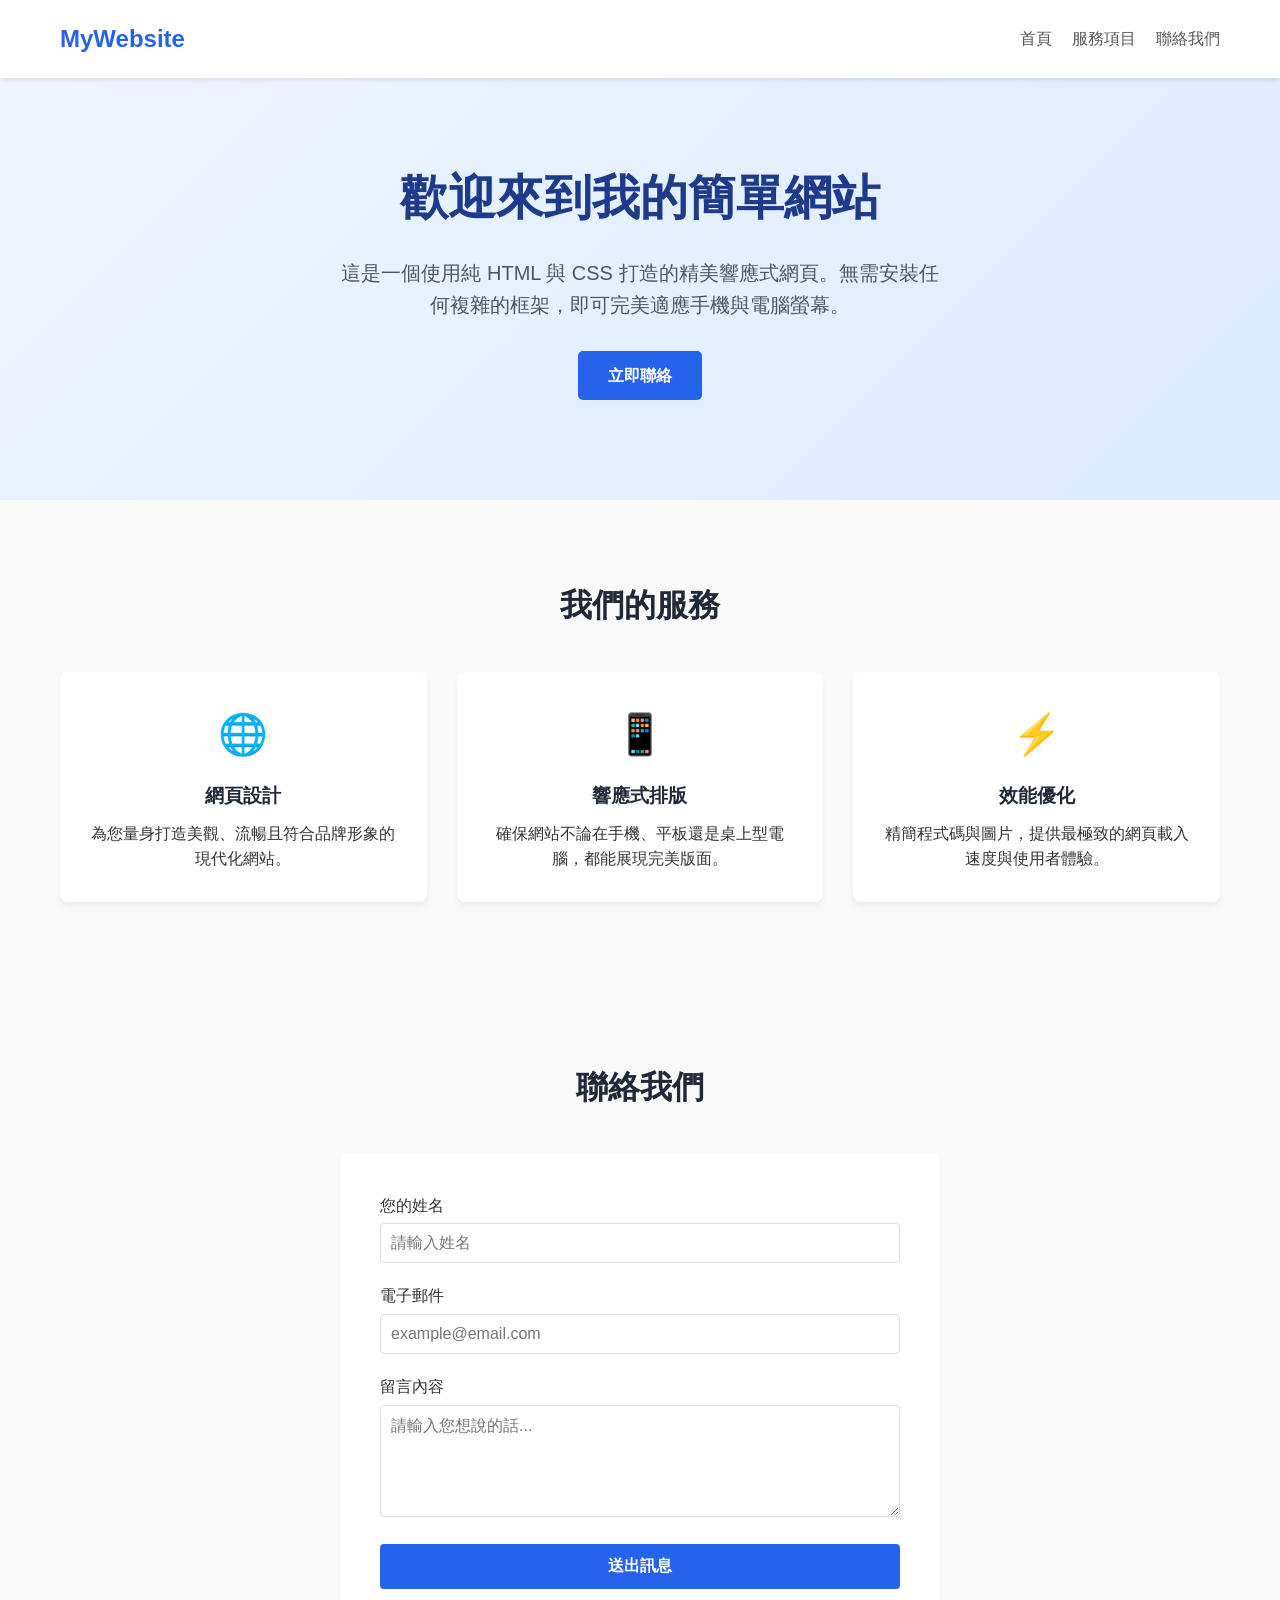
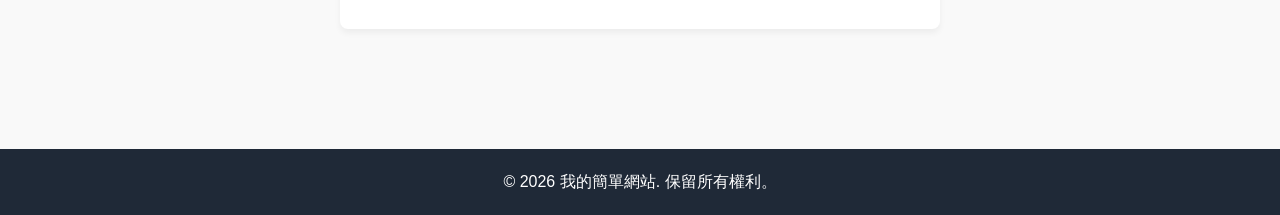
<file: test/index.html>
<!DOCTYPE html>
<html lang="zh-Hant-TW">
  <head>
    <meta charset="UTF-8" />
    <meta name="viewport" content="width=device-width, initial-scale=1.0" />
    <title>我的簡單網站</title>
    <style>
      /* 基礎樣式重設 */
      * {
        margin: 0;
        padding: 0;
        box-sizing: border-box;
        font-family:
          "Segoe UI", Tahoma, Geneva, Verdana, sans-serif, "Microsoft JhengHei";
      }

      body {
        line-height: 1.6;
        color: #333;
        background-color: #f9f9f9;
      }

      /* 導覽列 */
      header {
        background-color: #ffffff;
        position: fixed;
        width: 100%;
        top: 0;
        z-index: 1000;
        box-shadow: 0 2px 5px rgba(0, 0, 0, 0.1);
      }

      .nav-container {
        display: flex;
        justify-content: space-between;
        align-items: center;
        max-width: 1200px;
        margin: 0 auto;
        padding: 20px;
      }

      .logo {
        font-size: 24px;
        font-weight: bold;
        color: #2563eb;
      }

      .nav-links {
        display: flex;
        list-style: none;
      }

      .nav-links li {
        margin-left: 20px;
      }

      .nav-links a {
        text-decoration: none;
        color: #555;
        font-weight: 500;
        transition: color 0.3s;
      }

      .nav-links a:hover {
        color: #2563eb;
      }

      /* 主視覺區域 */
      .hero {
        background: linear-gradient(135deg, #eff6ff 0%, #dbeafe 100%);
        padding: 160px 20px 100px 20px;
        text-align: center;
      }

      .hero h1 {
        font-size: 48px;
        color: #1e3a8a;
        margin-bottom: 20px;
      }

      .hero p {
        font-size: 20px;
        color: #4b5563;
        max-width: 600px;
        margin: 0 auto 30px auto;
      }

      .btn {
        display: inline-block;
        background-color: #2563eb;
        color: #fff;
        padding: 12px 30px;
        text-decoration: none;
        border-radius: 5px;
        font-weight: bold;
        transition: background 0.3s;
      }

      .btn:hover {
        background-color: #1d4ed8;
      }

      /* 內容區塊通用樣式 */
      .section {
        padding: 80px 20px;
        max-width: 1200px;
        margin: 0 auto;
      }

      .section-title {
        text-align: center;
        font-size: 32px;
        color: #1f2937;
        margin-bottom: 40px;
      }

      /* 服務項目卡片 */
      .services-grid {
        display: grid;
        grid-template-columns: repeat(auto-fit, minmax(280px, 1fr));
        gap: 30px;
      }

      .card {
        background: #fff;
        padding: 30px;
        border-radius: 8px;
        box-shadow: 0 4px 6px rgba(0, 0, 0, 0.05);
        text-align: center;
        transition: transform 0.3s;
      }

      .card:hover {
        transform: translateY(-5px);
      }

      .card-icon {
        font-size: 40px;
        margin-bottom: 15px;
      }

      .card h3 {
        margin-bottom: 10px;
        color: #1f2937;
      }

      /* 聯絡我們表單 */
      .contact-form {
        max-width: 600px;
        margin: 0 auto;
        background: #fff;
        padding: 40px;
        border-radius: 8px;
        box-shadow: 0 4px 6px rgba(0, 0, 0, 0.05);
      }

      .form-group {
        margin-bottom: 20px;
      }

      .form-group label {
        display: block;
        margin-bottom: 5px;
        font-weight: 500;
      }

      .form-group input,
      .form-group textarea {
        width: 100%;
        padding: 10px;
        border: 1px solid #ddd;
        border-radius: 4px;
        font-size: 16px;
      }

      .form-button {
        width: 100%;
        background-color: #2563eb;
        color: white;
        border: none;
        padding: 12px;
        font-size: 16px;
        font-weight: bold;
        border-radius: 4px;
        cursor: pointer;
        transition: background 0.3s;
      }

      .form-button:hover {
        background-color: #1d4ed8;
      }

      /* 頁尾 */
      footer {
        background-color: #1f2937;
        color: #fff;
        text-align: center;
        padding: 20px;
        margin-top: 40px;
      }

      /* 響應式網頁設計 (手機版面調整) */
      @media (max-width: 768px) {
        .nav-container {
          flex-direction: column;
          gap: 15px;
        }
        .nav-links li {
          margin: 0 10px;
        }
        .hero h1 {
          font-size: 32px;
        }
      }
    </style>
  </head>
  <body>
    <!-- 導覽列 -->
    <header>
      <div class="nav-container">
        <div class="logo">MyWebsite</div>
        <nav>
          <ul class="nav-links">
            <li><a href="#home">首頁</a></li>
            <li><a href="#services">服務項目</a></li>
            <li><a href="#contact">聯絡我們</a></li>
          </ul>
        </nav>
      </div>
    </header>

    <!-- 主視覺區 -->
    <section id="home" class="hero">
      <h1>歡迎來到我的簡單網站</h1>
      <p>
        這是一個使用純 HTML 與 CSS
        打造的精美響應式網頁。無需安裝任何複雜的框架，即可完美適應手機與電腦螢幕。
      </p>
      <a href="#contact" class="btn">立即聯絡</a>
    </section>

    <!-- 服務項目區 -->
    <section id="services" class="section">
      <h2 class="section-title">我們的服務</h2>
      <div class="services-grid">
        <div class="card">
          <div class="card-icon">🌐</div>
          <h3>網頁設計</h3>
          <p>為您量身打造美觀、流暢且符合品牌形象的現代化網站。</p>
        </div>
        <div class="card">
          <div class="card-icon">📱</div>
          <h3>響應式排版</h3>
          <p>確保網站不論在手機、平板還是桌上型電腦，都能展現完美版面。</p>
        </div>
        <div class="card">
          <div class="card-icon">⚡</div>
          <h3>效能優化</h3>
          <p>精簡程式碼與圖片，提供最極致的網頁載入速度與使用者體驗。</p>
        </div>
      </div>
    </section>

    <!-- 聯絡我們區 -->
    <section id="contact" class="section">
      <h2 class="section-title">聯絡我們</h2>
      <form
        class="contact-form"
        onsubmit="
          alert('訊息已送出！（這只是前端模擬效果）');
          return false;
        "
      >
        <div class="form-group">
          <label for="name">您的姓名</label>
          <input type="text" id="name" required placeholder="請輸入姓名" />
        </div>
        <div class="form-group">
          <label for="email">電子郵件</label>
          <input
            type="email"
            id="email"
            required
            placeholder="example@email.com"
          />
        </div>
        <div class="form-group">
          <label for="message">留言內容</label>
          <textarea
            id="message"
            rows="5"
            required
            placeholder="請輸入您想說的話..."
          ></textarea>
        </div>
        <button type="submit" class="form-button">送出訊息</button>
      </form>
    </section>

    <!-- 頁尾 -->
    <footer>
      <p>&copy; 2026 我的簡單網站. 保留所有權利。</p>
    </footer>
  </body>
</html>
</file>
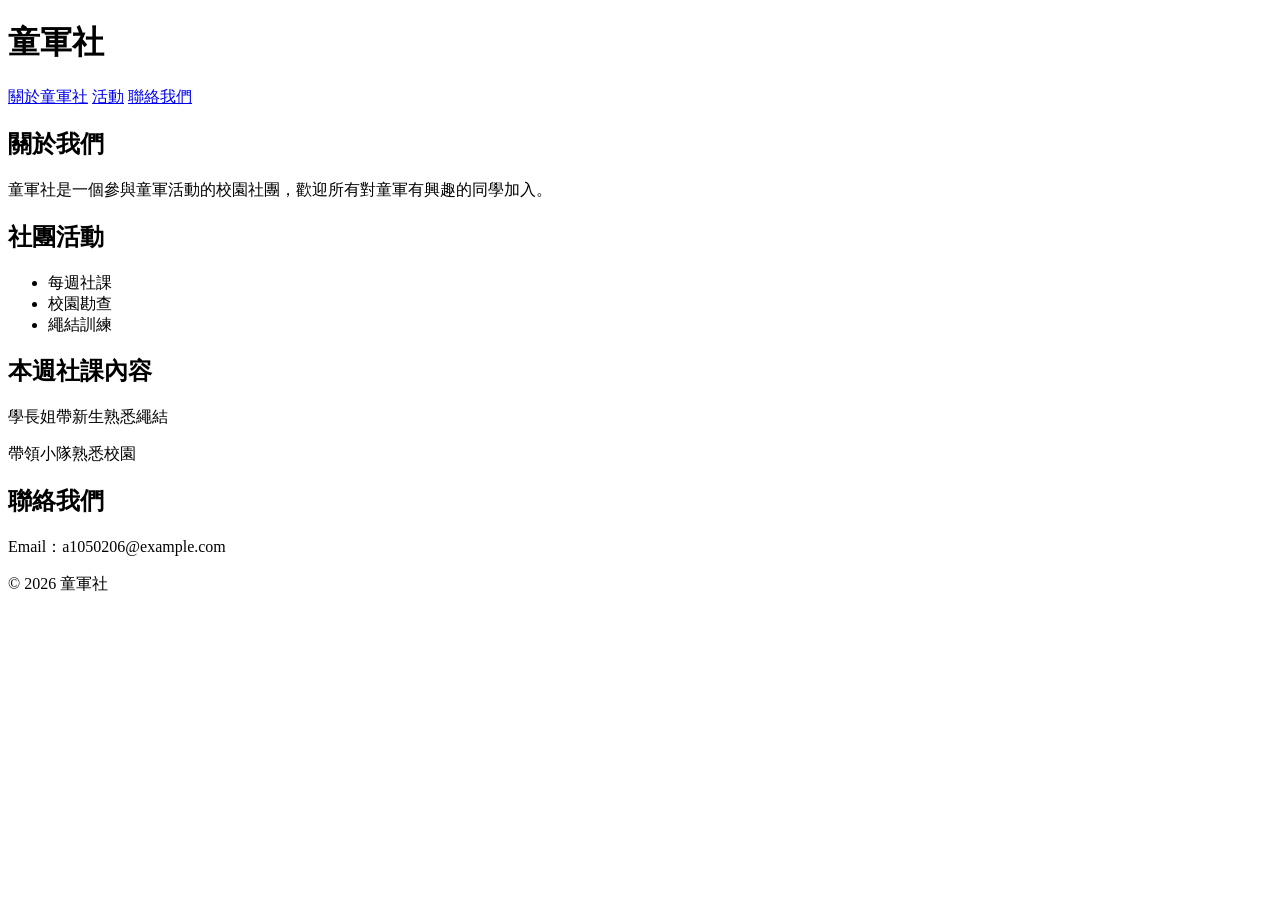
<file: week03/index.html>
<!doctype html>
<html lang="en">
  <head>
    <meta charset="UTF-8" />
    <meta name="viewport" content="width=device-width, initial-scale=1.0" />
    <title>童軍社介紹</title>
  </head>
  <body>
    <header>
      <h1>童軍社</h1>
      <!-- 標題 -->
    </header>
    <nav>
      <a href="#about">關於童軍社</a>
      <a href="#activity">活動</a>
      <a href="#contact">聯絡我們</a>
    </nav>

    <main>
      <!-- 導覽 -->
      <section id="about">
        <h2>關於我們</h2>
        <p>
          童軍社是一個參與童軍活動的校園社團，歡迎所有對童軍有興趣的同學加入。
        </p>
      </section>
      <section id="activity">
        <h2>社團活動</h2>
        <ul>
          <li>每週社課</li>
          <li>校園勘查</li>
          <li>繩結訓練</li>
        </ul>
      </section>
      <!-- 作品分享 -->
      <section id="artwork">
        <article>
          <h2>本週社課內容</h2>
          <p>學長姐帶新生熟悉繩結</p>
          <p>帶領小隊熟悉校園</p>
        </article>
      </section>
      <!-- 聯絡方式 -->
      <section id="contact">
        <h2>聯絡我們</h2>
        <p>Email：a1050206@example.com</p>
      </section>
    </main>
    <!-- 版權宣告 -->
    <footer>
      <p>© 2026 童軍社</p>
    </footer>
  </body>
</html>
</file>
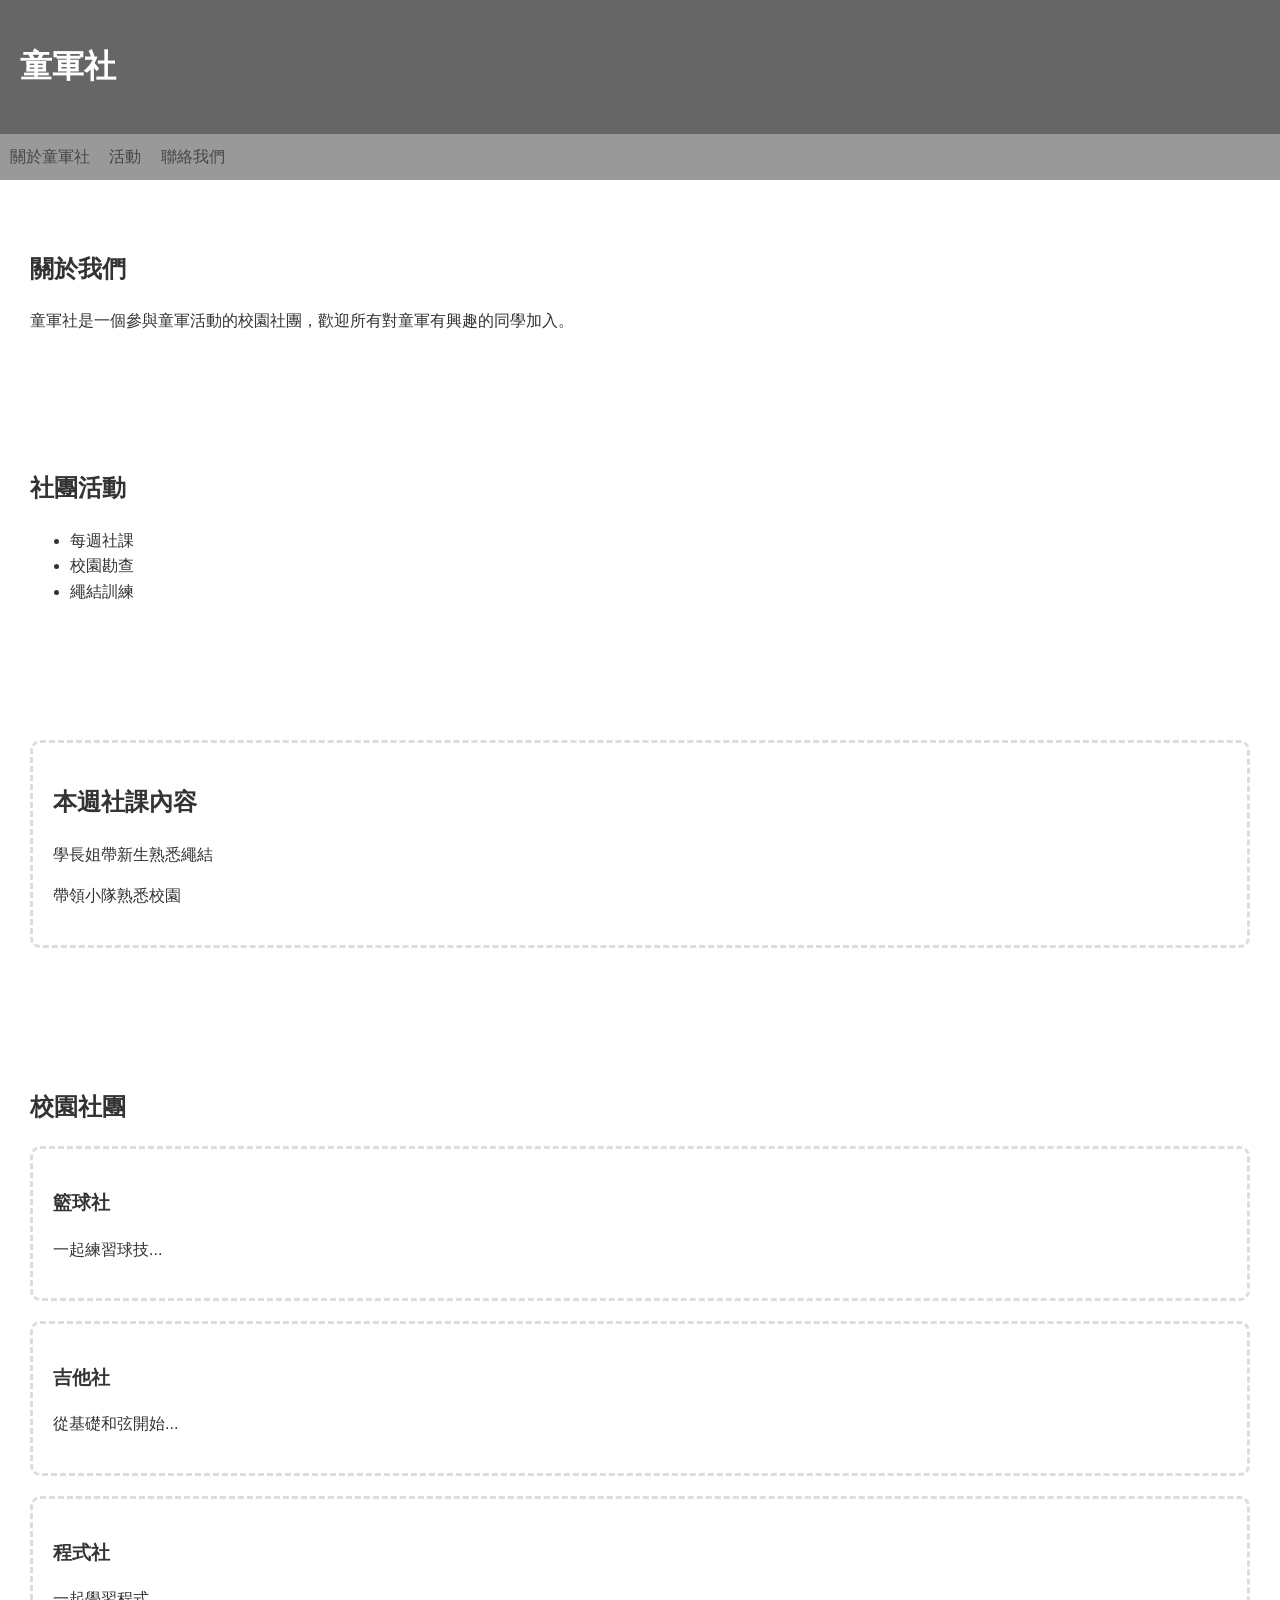
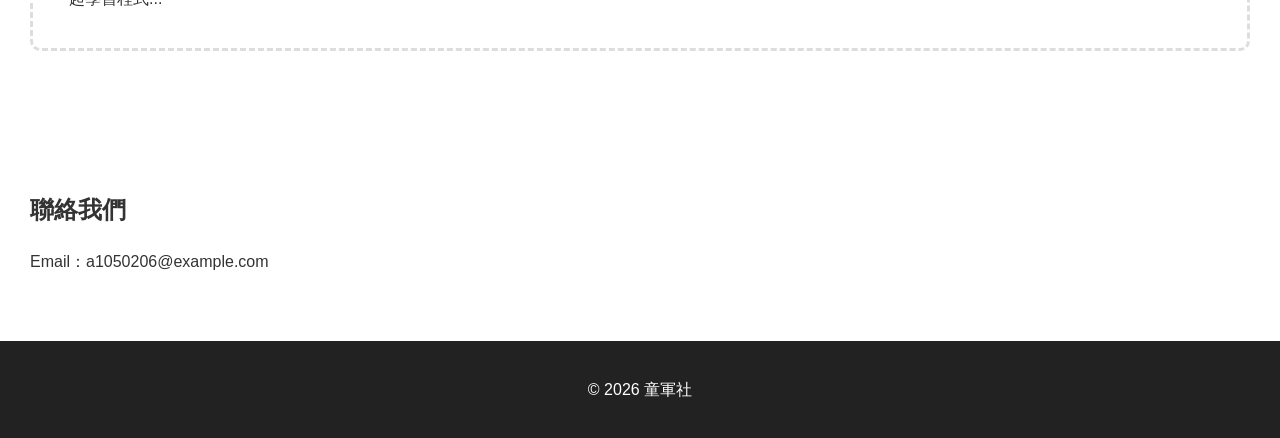
<file: week05/index.html>
<!doctype html>
<html lang="en">
  <head>
    <meta charset="UTF-8" />
    <meta name="viewport" content="width=device-width, initial-scale=1.0" />
    <title>20260921</title>
    <link rel="stylesheet" href="style.css" />
  </head>
  <body>
    <header>
      <h1>童軍社</h1>
      <!-- 標題 -->
    </header>

    <nav>
      <a href="#about">關於童軍社</a>
      <a href="#activity">活動</a>
      <a href="#contact">聯絡我們</a>
    </nav>

    <main>
      <!-- 導覽 -->
      <section id="about">
        <h2>關於我們</h2>
        <p>
          童軍社是一個參與童軍活動的校園社團，歡迎所有對童軍有興趣的同學加入。
        </p>
      </section>
      <section id="activity">
        <h2>社團活動</h2>
        <ul>
          <li>每週社課</li>
          <li>校園勘查</li>
          <li>繩結訓練</li>
        </ul>
      </section>
      <!-- 作品分享 -->
      <section id="artwork">
        <article>
          <h2>本週社課內容</h2>
          <p>學長姐帶新生熟悉繩結</p>
          <p>帶領小隊熟悉校園</p>
        </article>
      </section>

      <!-- 校園社團 -->
      <section id="clubs">
        <h2>校園社團</h2>
        <div class="clubs">
          <article class="card">
            <h3>籃球社</h3>
            <p>一起練習球技...</p>
          </article>
          <article class="card">
            <h3>吉他社</h3>
            <p>從基礎和弦開始...</p>
          </article>
          <article class="card">
            <h3>程式社</h3>
            <p>一起學習程式...</p>
          </article>
        </div>
      </section>

      <!-- 聯絡我們 -->
      <section id="contact">
        <h2>聯絡我們</h2>
        <p>Email：a1050206@example.com</p>
      </section>
    </main>
    <!-- 版權宣告 -->
    <footer>
      <p>© 2026 童軍社</p>
    </footer>
  </body>
</html>
</file>
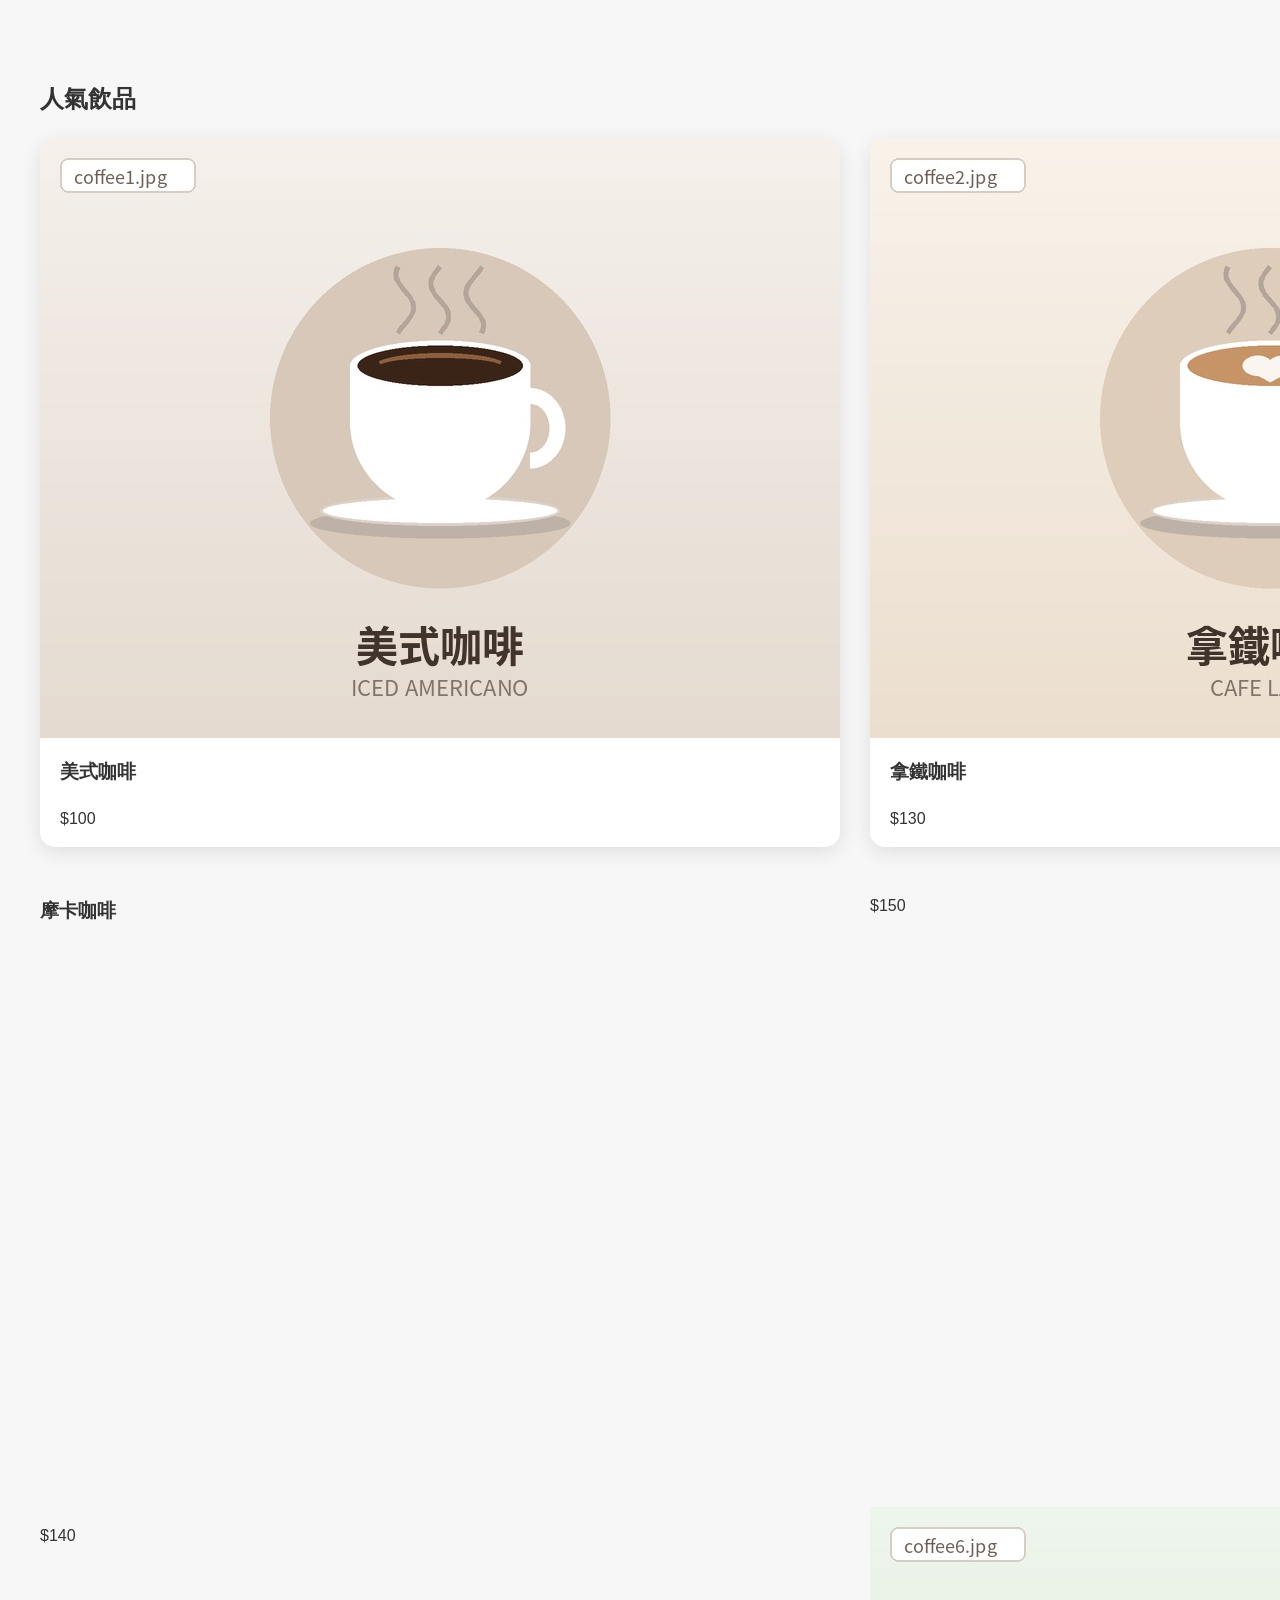
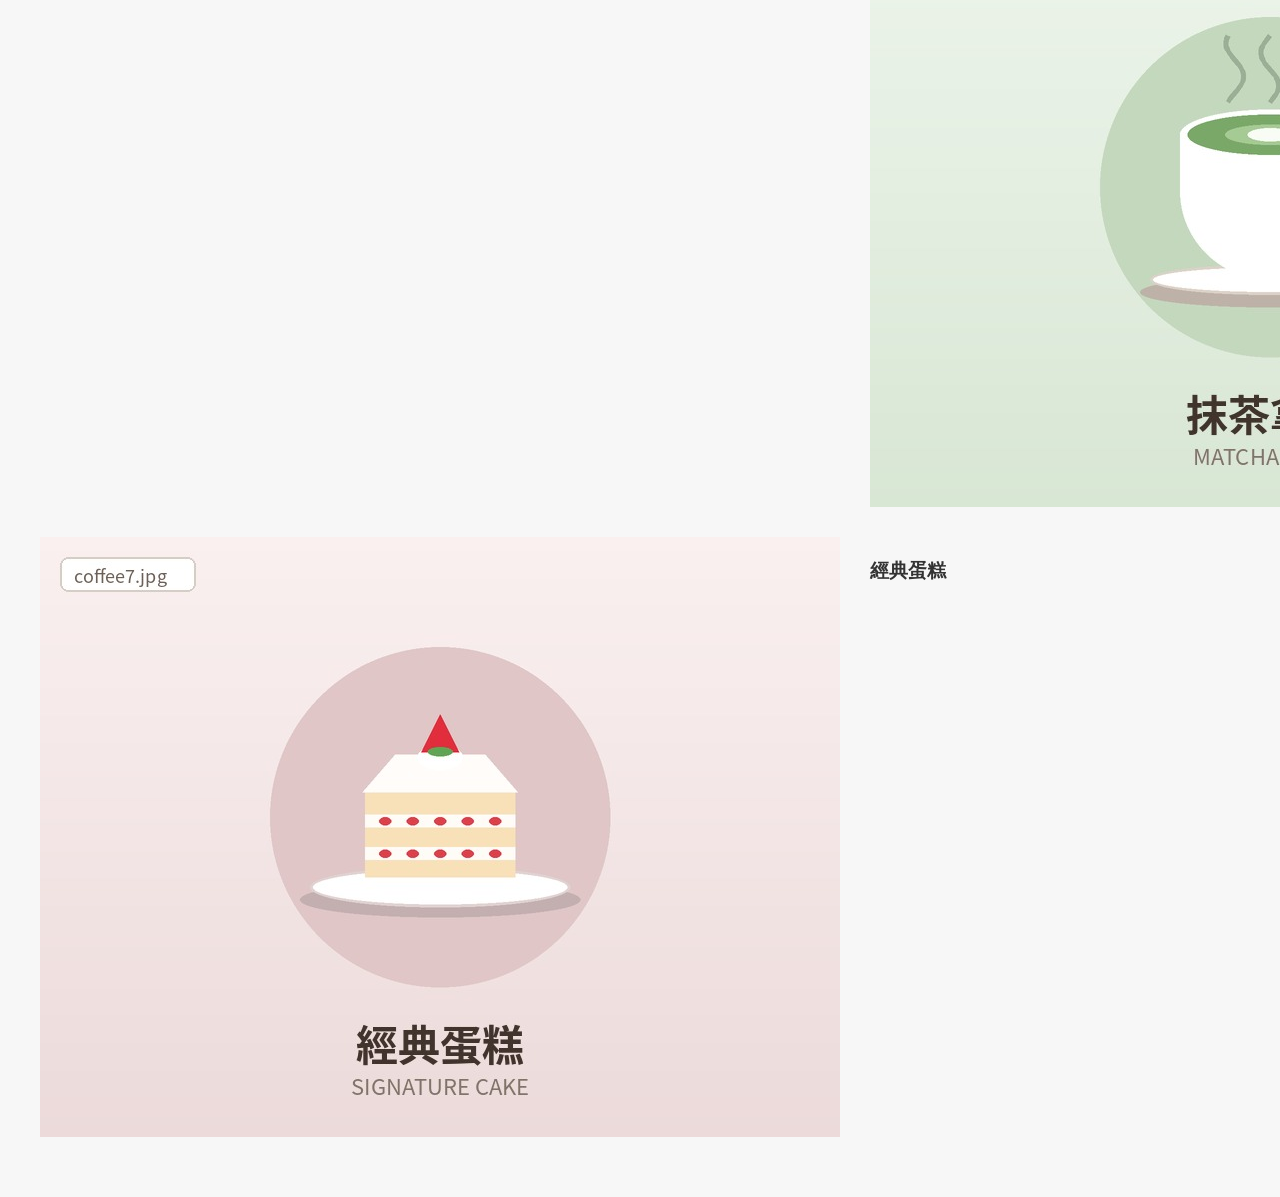
<file: week06/index.html>
<!doctype html>
<html lang="en">

<head>
  <meta charset="UTF-8" />
  <meta name="viewport" content="width=device-width, initial-scale=1.0" />
  <title>咖啡店飲品區</title>
  <link rel="stylesheet" href="style.css" />
</head>

<body>
  <section class="menu">
    <h2>人氣飲品</h2>
    <div class="menu-grid">
      <!-- 商品卡片 -->
      <article class="menu-card">
        <img src="images/coffee1.jpg" alt="美式咖啡" />
        <h3>美式咖啡</h3>
        <p>$100</p>
      </article>
      <article class="menu-card">
        <img src="images/coffee2.jpg" alt="拿鐵咖啡" />
        <h3>拿鐵咖啡</h3>
        <p>$130</p>
      </article>
      <article class="menu-card">
        <img src="images/coffee3.jpg" alt="卡布奇諾" />
        <h3>卡布奇諾</h3>
        <p>$130</p>
      </article class="menu-card">
        <img src="images/coffee4.jpg" alt="摩卡咖啡" />
        <h3>摩卡咖啡</h3>
        <p>$150</p>
      </article class="menu-card">
        <img src="images/coffee5.jpg" alt="焦糖拿鐵" />
        <h3>焦糖拿鐵</h3>
        <p>$140</p>
      </article class="menu-card">
        <img src="images/coffee6.jpg" alt="抹茶拿鐵" />
        <h3>抹茶拿鐵</h3>
        <p>$120</p>
      </article class="menu-card">
        <img src="images/coffee7.jpg" alt="經典蛋糕" />
        <h3>經典蛋糕</h3>
        <p>$180</p>
      </article>
      
    </div>
  </section>
</body>

</html>
</file>
<file: week05/style.css>
body {
  background: rgb(255, 255, 255);
  margin: 0;
  font-family: Arial, sans-serif;
  line-height: 1.6;
  color: #333;
}
header {
  background: #666666;
  color: #fff;
  padding: 20px;
}
nav {
  background: #999999;
  color: #ffffff;
  padding: 10px;
}
nav a {
  color: #444444fb;
  text-decoration: none;
  margin-right: 15px;
}
nav a:hover {
  color: #f81515;
}
section {
  padding: 50px 30px;
}

article {
  border: 3px dashed #ddd;
  padding: 20px;
  margin: 20px 0;
  border-radius: 10px;
}

footer {
  background: #222;
  color: white;
  text-align: center;
  padding: 20px;
}
</file>
<file: week06/style.css>
body {
  margin: 0;
  font-family: Arial, sans-serif;
  line-height: 1.6;
  color: #333;
  background: #f7f7f7;
}
.menu {
  max-width: 1200px;
  margin: auto;
  padding: 60px 20px;
}
.menu-grid {
  display: grid;
  grid-template-columns: repeat(4, 1fr);
  gap: 30px;
}
.menu-card {
  overflow: hidden;
  border-radius: 15px;
  box-shadow: 0 5px 20px rgba(0, 0, 0, 0.1);
  background: white;
}
.menu-card img {
  width: 100%;
  display: block;
}
.menu-card h3,
.menu-card p {
  padding: 0 20px;
}
</file>
